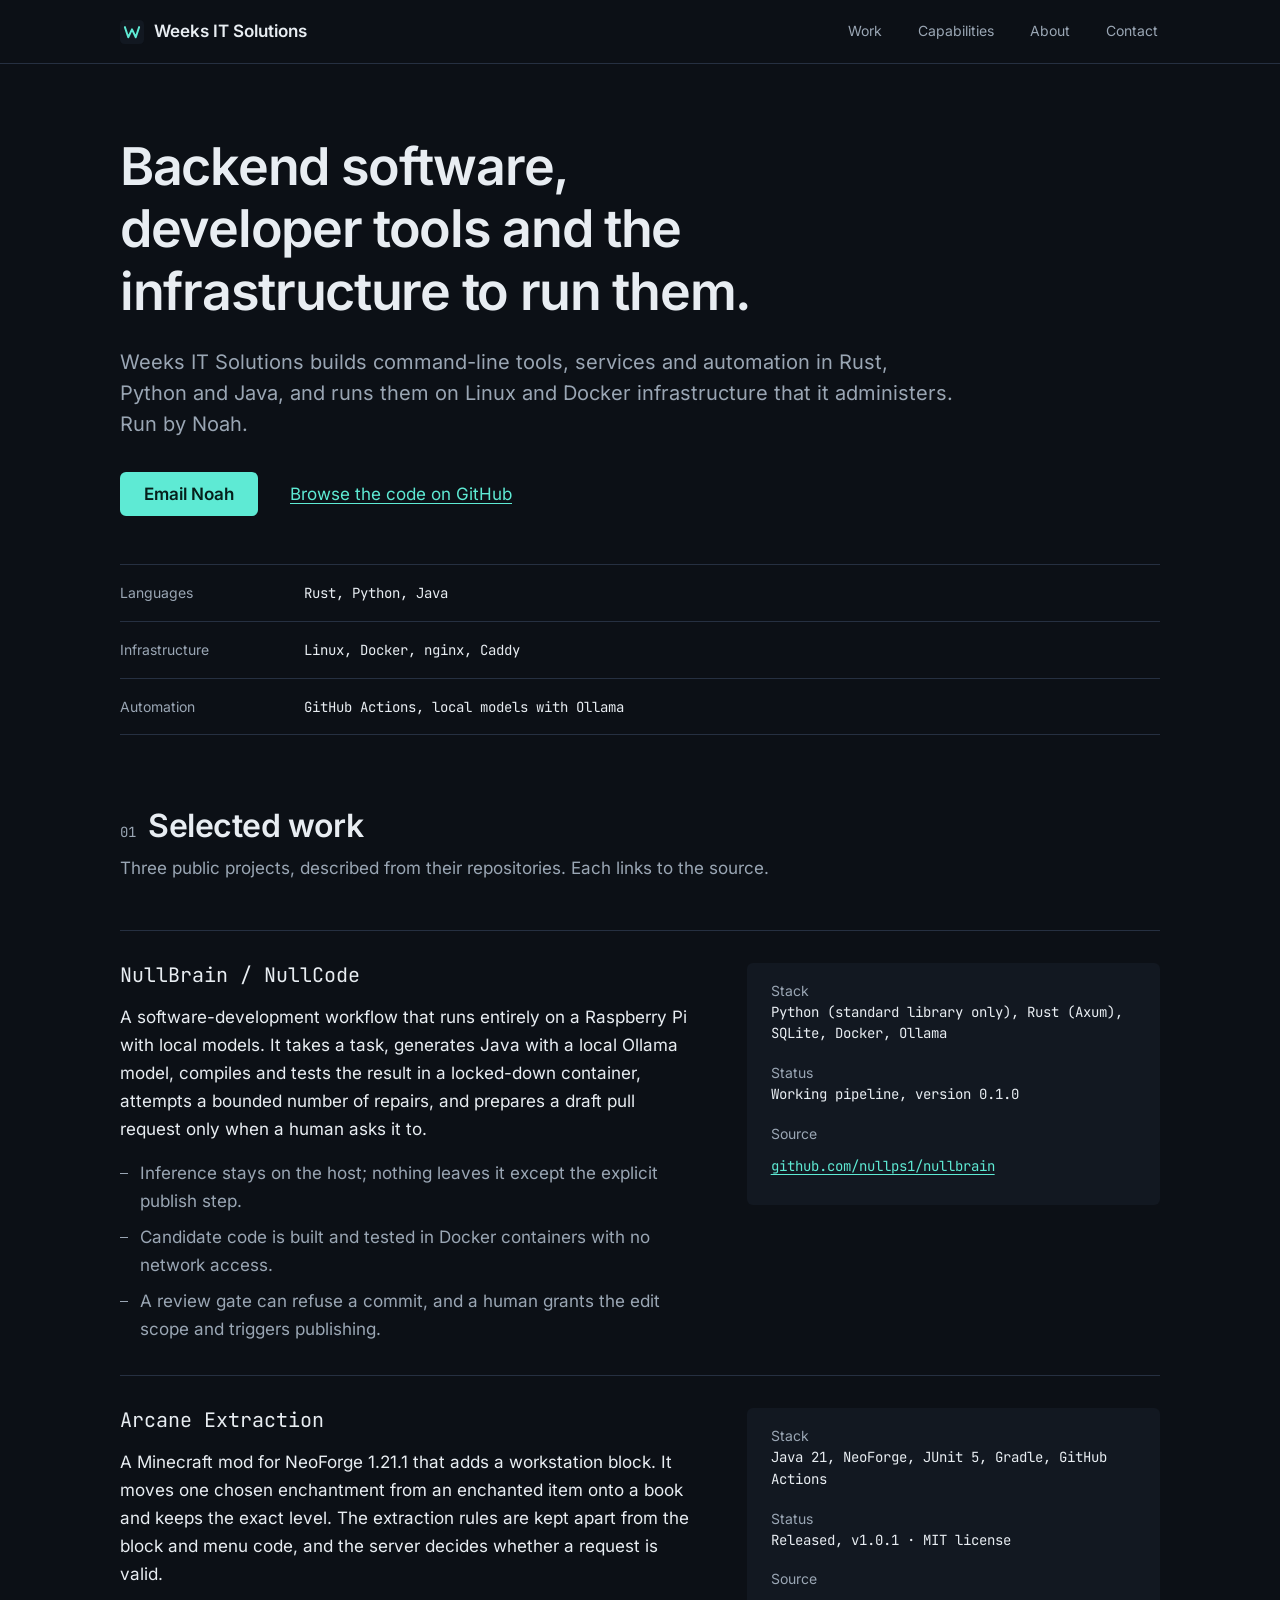
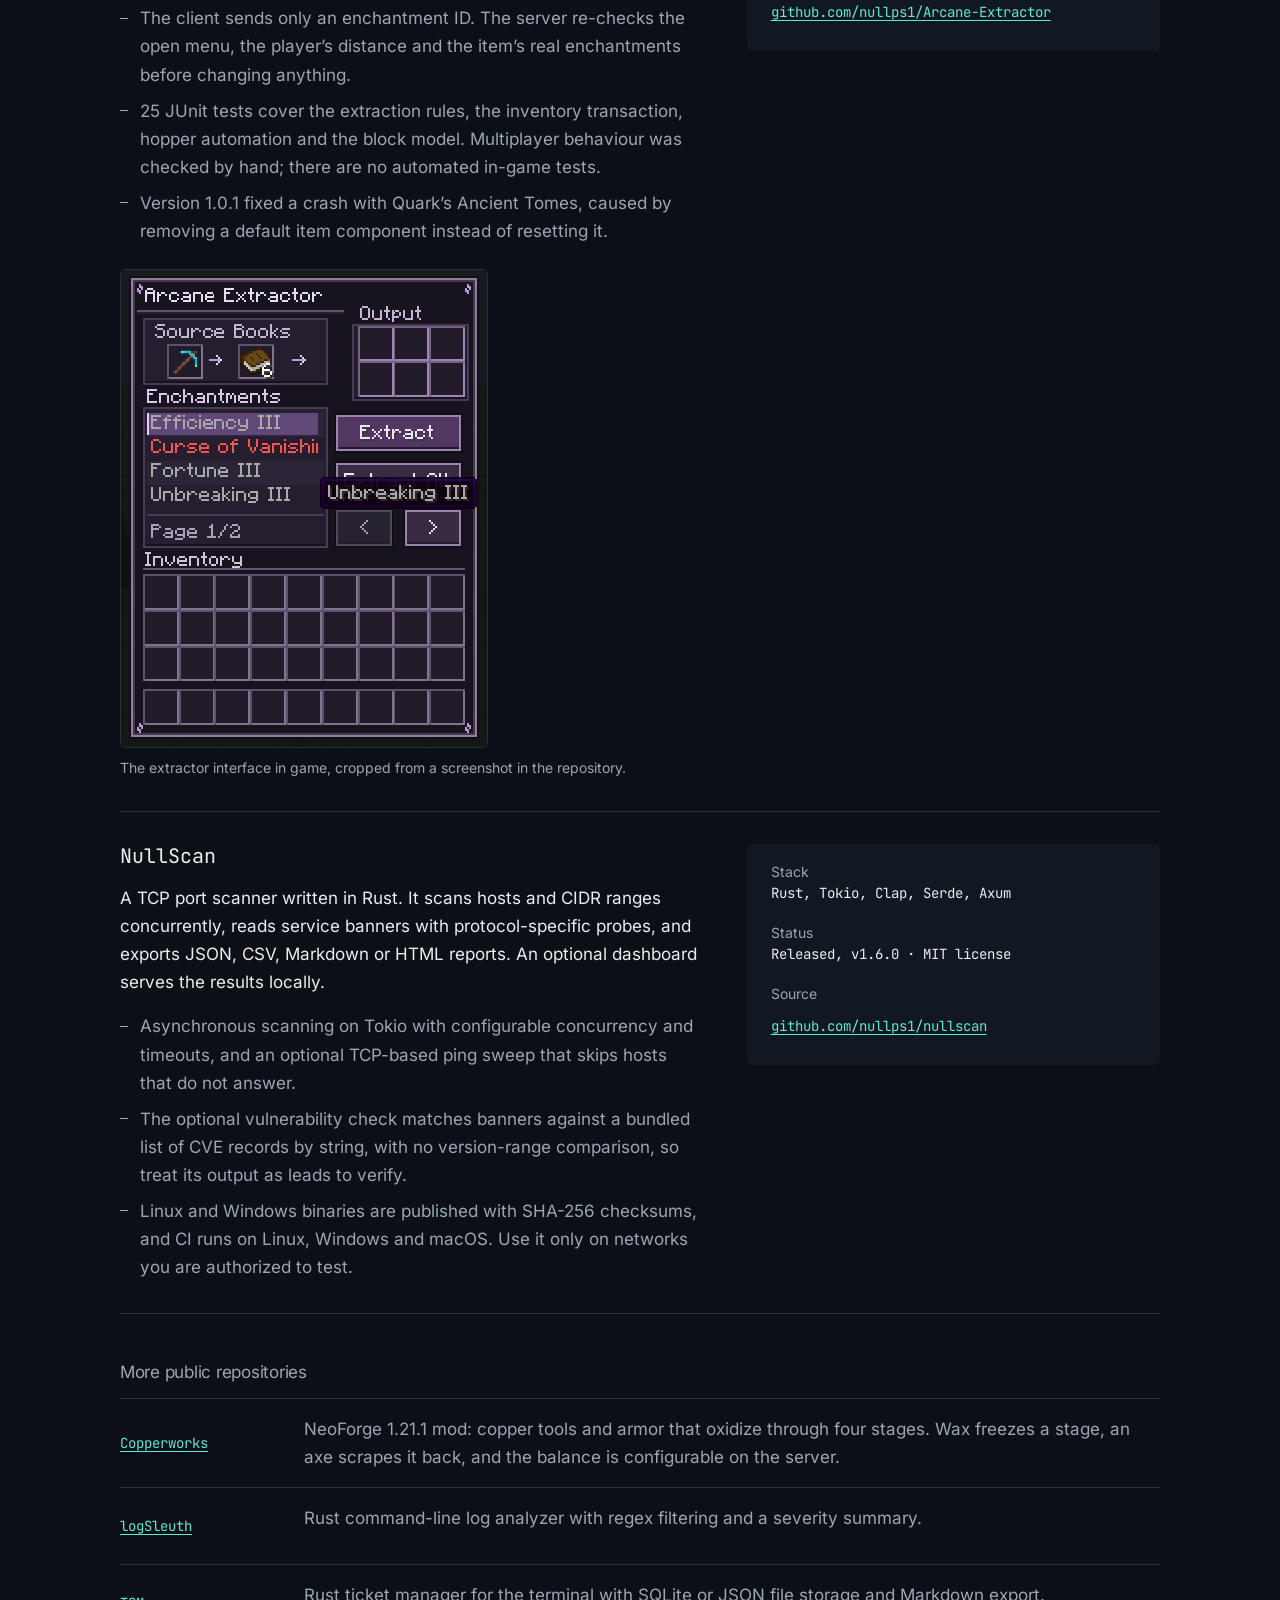
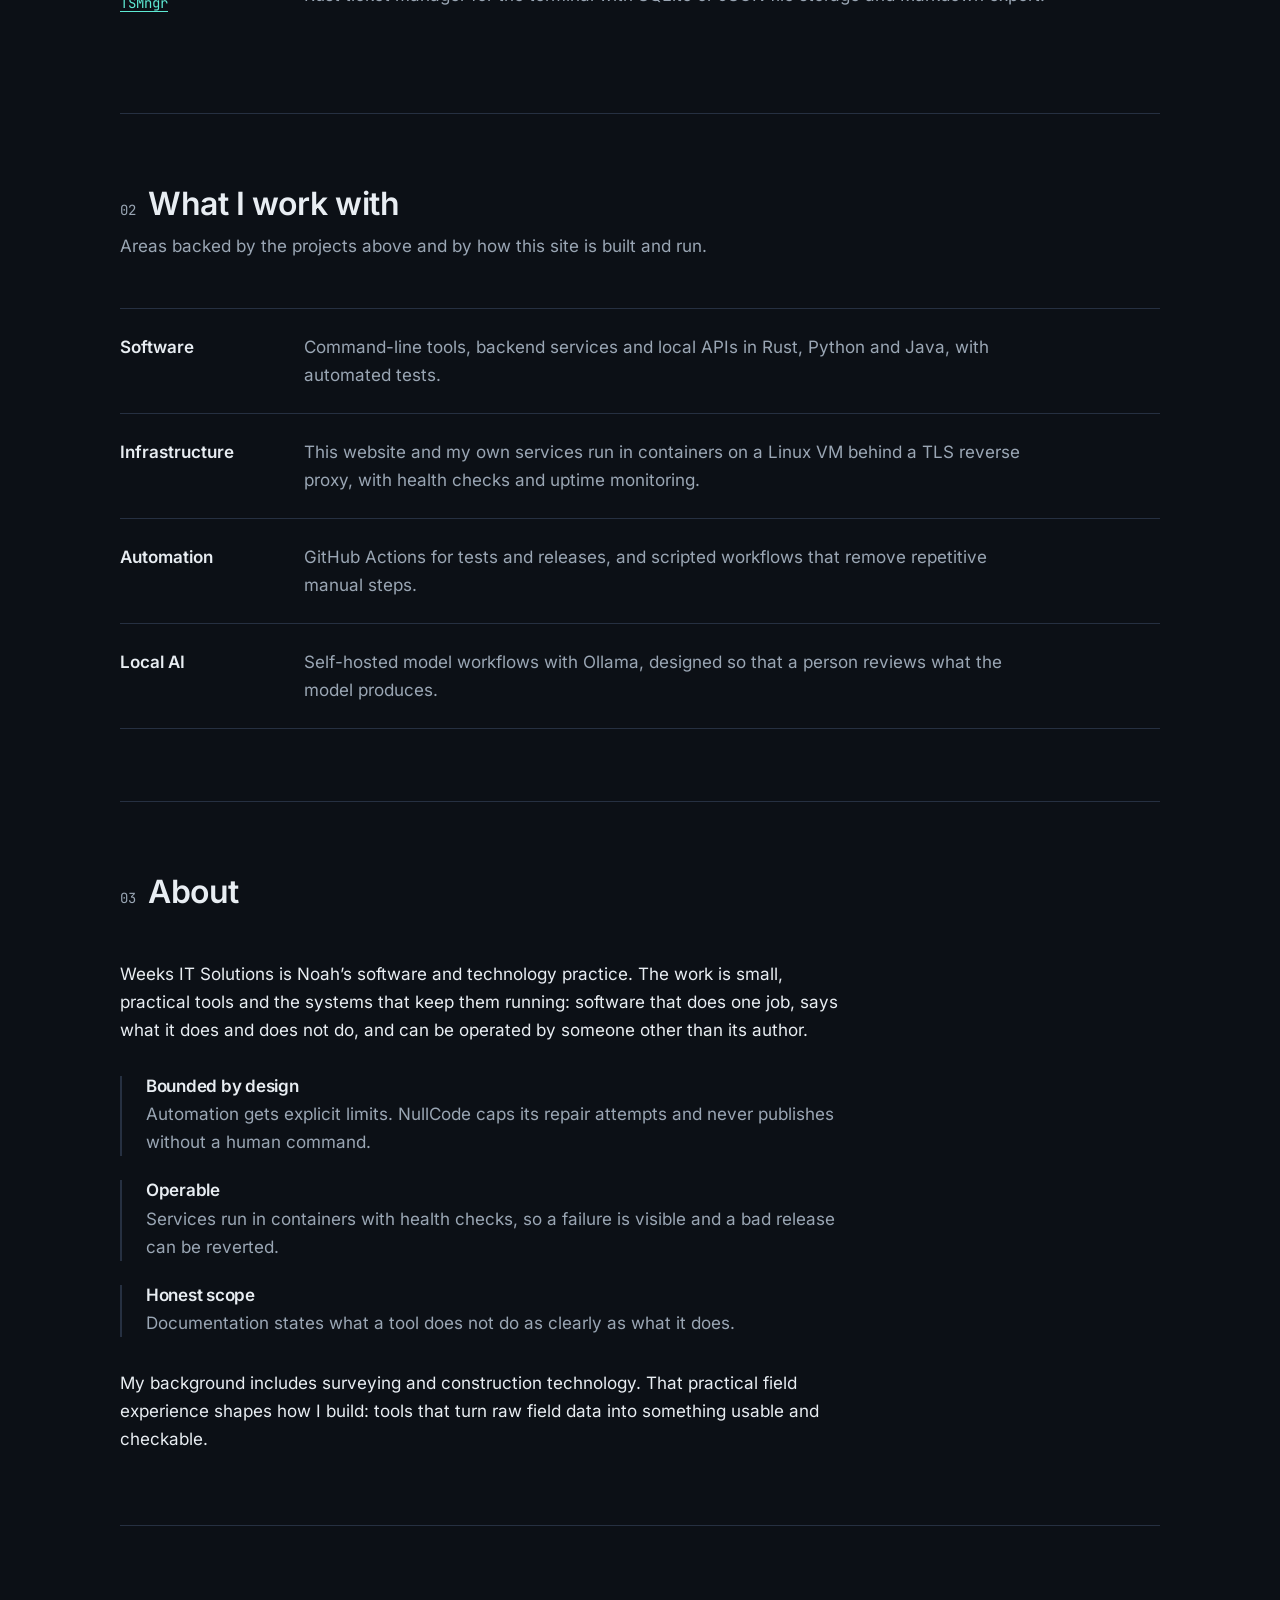
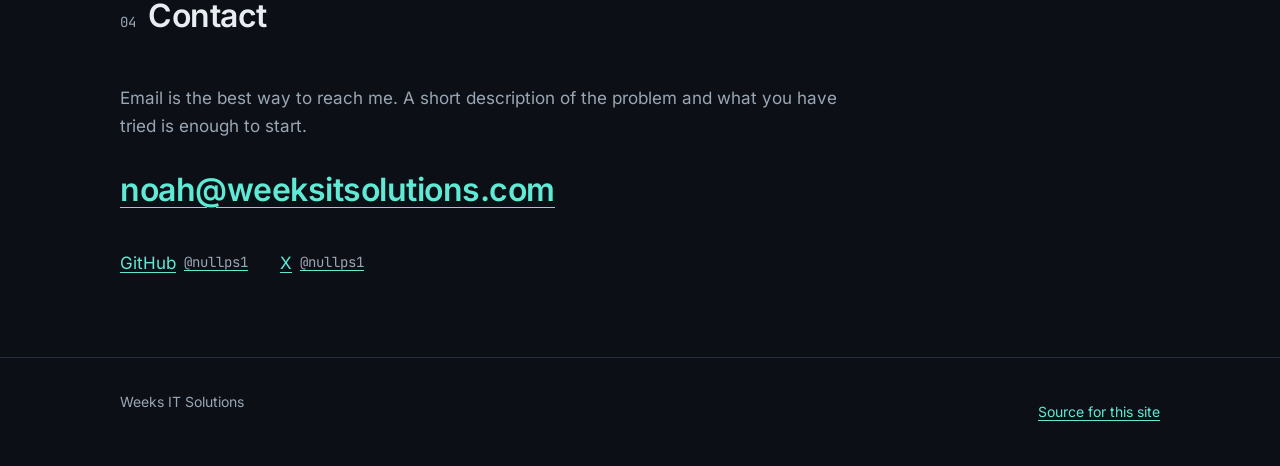
<file: index.html>
<!doctype html>
<html lang="en">
  <head>
    <meta charset="UTF-8" />
    <meta name="viewport" content="width=device-width, initial-scale=1" />
    <meta
      http-equiv="Content-Security-Policy"
      content="default-src 'none'; connect-src 'self'; img-src 'self'; font-src 'self'; style-src 'self'; script-src 'self'; base-uri 'none'; form-action 'none'"
    />
    <title>Weeks IT Solutions | Software, tools and infrastructure</title>
    <meta
      name="description"
      content="Weeks IT Solutions builds backend software, command-line tools and automation in Rust, Python and Java, and runs them on Linux and Docker infrastructure."
    />
    <link rel="canonical" href="https://weeksitsolutions.com/" />
    <meta name="theme-color" content="#0c1016" />
    <meta name="color-scheme" content="dark" />

    <meta property="og:type" content="website" />
    <meta property="og:site_name" content="Weeks IT Solutions" />
    <meta property="og:title" content="Weeks IT Solutions" />
    <meta
      property="og:description"
      content="Backend software, developer tools and the infrastructure to run them. Rust, Python, Java, Linux and Docker."
    />
    <meta property="og:url" content="https://weeksitsolutions.com/" />
    <meta property="og:image" content="https://weeksitsolutions.com/assets/og.png" />
    <meta property="og:image:width" content="1200" />
    <meta property="og:image:height" content="630" />
    <meta property="og:image:alt" content="Weeks IT Solutions: backend software, developer tools and infrastructure." />
    <meta name="twitter:card" content="summary_large_image" />

    <link rel="icon" href="/favicon.svg" type="image/svg+xml" />
    <link rel="preload" href="/assets/fonts/inter-latin-400.woff2" as="font" type="font/woff2" crossorigin />
    <link rel="preload" href="/assets/fonts/inter-latin-600.woff2" as="font" type="font/woff2" crossorigin />
    <link rel="stylesheet" href="/styles.css" />
    <script src="/script.js" defer></script>

    <script type="application/ld+json">
      {
        "@context": "https://schema.org",
        "@type": "Organization",
        "name": "Weeks IT Solutions",
        "url": "https://weeksitsolutions.com/",
        "email": "noah@weeksitsolutions.com",
        "sameAs": ["https://github.com/nullps1", "https://x.com/nullps1"]
      }
    </script>
  </head>
  <body>
    <a class="skip-link" href="#main">Skip to content</a>

    <header class="site-header">
      <div class="wrap bar">
        <a class="wordmark" href="#top">
          <img src="/favicon.svg" alt="" width="24" height="24" />
          <span>Weeks IT Solutions</span>
        </a>
        <nav aria-label="Primary">
          <ul>
            <li><a href="#work">Work</a></li>
            <li><a href="#capabilities">Capabilities</a></li>
            <li><a href="#about">About</a></li>
            <li><a href="#contact">Contact</a></li>
          </ul>
        </nav>
      </div>
    </header>

    <main id="main">
      <section id="top" class="hero wrap" aria-labelledby="hero-title">
        <div class="hero-copy">
          <h1 id="hero-title">Backend software, developer tools and the infrastructure to run them.</h1>
          <p class="lead">
            Weeks IT Solutions builds command-line tools, services and automation in Rust, Python and Java,
            and runs them on Linux and Docker infrastructure that it administers. Run by&nbsp;Noah.
          </p>
          <p class="actions">
            <a class="btn" href="mailto:noah@weeksitsolutions.com">Email Noah</a>
            <a class="text-link" href="https://github.com/nullps1" rel="noopener noreferrer">Browse the code on GitHub</a>
          </p>
        </div>
        <dl class="facts">
          <div>
            <dt>Languages</dt>
            <dd>Rust, Python, Java</dd>
          </div>
          <div>
            <dt>Infrastructure</dt>
            <dd>Linux, Docker, nginx, Caddy</dd>
          </div>
          <div>
            <dt>Automation</dt>
            <dd>GitHub Actions, local models with Ollama</dd>
          </div>
        </dl>
      </section>

      <section id="work" class="section wrap" aria-labelledby="work-title">
        <header class="section-head">
          <h2 id="work-title"><span class="index" aria-hidden="true">01</span>Selected work</h2>
          <p>Three public projects, described from their repositories. Each links to the source.</p>
        </header>

        <ol class="work">
          <li>
            <article class="project" aria-labelledby="p-nullcode">
              <div class="project-main">
                <h3 id="p-nullcode">NullBrain / NullCode</h3>
                <p>
                  A software-development workflow that runs entirely on a Raspberry Pi with local models. It takes a
                  task, generates Java with a local Ollama model, compiles and tests the result in a locked-down
                  container, attempts a bounded number of repairs, and prepares a draft pull request only when a
                  human asks it to.
                </p>
                <ul>
                  <li>Inference stays on the host; nothing leaves it except the explicit publish step.</li>
                  <li>Candidate code is built and tested in Docker containers with no network access.</li>
                  <li>A review gate can refuse a commit, and a human grants the edit scope and triggers publishing.</li>
                </ul>
              </div>
              <dl class="meta">
                <div><dt>Stack</dt><dd>Python (standard library only), Rust (Axum), SQLite, Docker, Ollama</dd></div>
                <div><dt>Status</dt><dd>Working pipeline, version 0.1.0</dd></div>
                <div><dt>Source</dt><dd><a href="https://github.com/nullps1/nullbrain" rel="noopener noreferrer">github.com/nullps1/nullbrain</a></dd></div>
              </dl>
            </article>
          </li>

          <li>
            <article class="project" aria-labelledby="p-arcane">
              <div class="project-main">
                <h3 id="p-arcane">Arcane Extraction</h3>
                <p>
                  A Minecraft mod for NeoForge 1.21.1 that adds a workstation block. It moves one chosen enchantment
                  from an enchanted item onto a book and keeps the exact level. The extraction rules are kept apart
                  from the block and menu code, and the server decides whether a request is valid.
                </p>
                <ul>
                  <li>The client sends only an enchantment ID. The server re-checks the open menu, the player&rsquo;s distance and the item&rsquo;s real enchantments before changing anything.</li>
                  <li>25 JUnit tests cover the extraction rules, the inventory transaction, hopper automation and the block model. Multiplayer behaviour was checked by hand; there are no automated in-game tests.</li>
                  <li>Version 1.0.1 fixed a crash with Quark&rsquo;s Ancient Tomes, caused by removing a default item component instead of resetting it.</li>
                </ul>
                <figure class="shot">
                  <img
                    src="/assets/arcane-extractor-gui.png"
                    width="368"
                    height="480"
                    loading="lazy"
                    alt="The Arcane Extractor screen in game: a source item and book slots, a list of the item's enchantments with Efficiency III selected, Extract buttons, a six-slot output grid and the player inventory."
                  />
                  <figcaption>The extractor interface in game, cropped from a screenshot in the repository.</figcaption>
                </figure>
              </div>
              <dl class="meta">
                <div><dt>Stack</dt><dd>Java 21, NeoForge, JUnit 5, Gradle, GitHub Actions</dd></div>
                <div><dt>Status</dt><dd>Released, v1.0.1 · MIT license</dd></div>
                <div><dt>Source</dt><dd><a href="https://github.com/nullps1/Arcane-Extractor" rel="noopener noreferrer">github.com/nullps1/Arcane-Extractor</a></dd></div>
              </dl>
            </article>
          </li>

          <li>
            <article class="project" aria-labelledby="p-nullscan">
              <div class="project-main">
                <h3 id="p-nullscan">NullScan</h3>
                <p>
                  A TCP port scanner written in Rust. It scans hosts and CIDR ranges concurrently, reads service
                  banners with protocol-specific probes, and exports JSON, CSV, Markdown or HTML reports. An optional
                  dashboard serves the results locally.
                </p>
                <ul>
                  <li>Asynchronous scanning on Tokio with configurable concurrency and timeouts, and an optional TCP-based ping sweep that skips hosts that do not answer.</li>
                  <li>The optional vulnerability check matches banners against a bundled list of CVE records by string, with no version-range comparison, so treat its output as leads to verify.</li>
                  <li>Linux and Windows binaries are published with SHA-256 checksums, and CI runs on Linux, Windows and macOS. Use it only on networks you are authorized to test.</li>
                </ul>
              </div>
              <dl class="meta">
                <div><dt>Stack</dt><dd>Rust, Tokio, Clap, Serde, Axum</dd></div>
                <div><dt>Status</dt><dd>Released, v1.6.0 · MIT license</dd></div>
                <div><dt>Source</dt><dd><a href="https://github.com/nullps1/nullscan" rel="noopener noreferrer">github.com/nullps1/nullscan</a></dd></div>
              </dl>
            </article>
          </li>
        </ol>

        <div class="more">
          <h3>More public repositories</h3>
          <ul>
            <li>
              <a href="https://github.com/nullps1/copperworks" rel="noopener noreferrer">Copperworks</a>
              <span>NeoForge 1.21.1 mod: copper tools and armor that oxidize through four stages. Wax freezes a stage, an axe scrapes it back, and the balance is configurable on the server.</span>
            </li>
            <li>
              <a href="https://github.com/nullps1/logslueth" rel="noopener noreferrer">logSleuth</a>
              <span>Rust command-line log analyzer with regex filtering and a severity summary.</span>
            </li>
            <li>
              <a href="https://github.com/nullps1/tsmngr" rel="noopener noreferrer">TSMngr</a>
              <span>Rust ticket manager for the terminal with SQLite or JSON file storage and Markdown export.</span>
            </li>
          </ul>
        </div>
      </section>

      <section id="capabilities" class="section wrap" aria-labelledby="cap-title">
        <header class="section-head">
          <h2 id="cap-title"><span class="index" aria-hidden="true">02</span>What I work with</h2>
          <p>Areas backed by the projects above and by how this site is built and run.</p>
        </header>
        <dl class="spec">
          <div>
            <dt>Software</dt>
            <dd>Command-line tools, backend services and local APIs in Rust, Python and Java, with automated tests.</dd>
          </div>
          <div>
            <dt>Infrastructure</dt>
            <dd>
              This website and my own services run in containers on a Linux VM behind a TLS reverse proxy,
              with health checks and uptime monitoring.
            </dd>
          </div>
          <div>
            <dt>Automation</dt>
            <dd>GitHub Actions for tests and releases, and scripted workflows that remove repetitive manual steps.</dd>
          </div>
          <div>
            <dt>Local AI</dt>
            <dd>Self-hosted model workflows with Ollama, designed so that a person reviews what the model produces.</dd>
          </div>
        </dl>
      </section>

      <section id="about" class="section wrap" aria-labelledby="about-title">
        <header class="section-head">
          <h2 id="about-title"><span class="index" aria-hidden="true">03</span>About</h2>
        </header>
        <div class="about">
          <p>
            Weeks IT Solutions is Noah&rsquo;s software and technology practice. The work is small, practical tools
            and the systems that keep them running: software that does one job, says what it does and does not do,
            and can be operated by someone other than its author.
          </p>
          <ul class="principles">
            <li>
              <h3>Bounded by design</h3>
              <p>Automation gets explicit limits. NullCode caps its repair attempts and never publishes without a human command.</p>
            </li>
            <li>
              <h3>Operable</h3>
              <p>Services run in containers with health checks, so a failure is visible and a bad release can be reverted.</p>
            </li>
            <li>
              <h3>Honest scope</h3>
              <p>Documentation states what a tool does not do as clearly as what it does.</p>
            </li>
          </ul>
          <p>
            My background includes surveying and construction technology. That practical field experience shapes how
            I build: tools that turn raw field data into something usable and checkable.
          </p>
        </div>
      </section>

      <section id="contact" class="section wrap" aria-labelledby="contact-title">
        <header class="section-head">
          <h2 id="contact-title"><span class="index" aria-hidden="true">04</span>Contact</h2>
        </header>
        <p class="contact-lead">
          Email is the best way to reach me. A short description of the problem and what you have tried is enough
          to start.
        </p>
        <p class="email"><a href="mailto:noah@weeksitsolutions.com">noah@weeksitsolutions.com</a></p>
        <ul class="elsewhere">
          <li><a href="https://github.com/nullps1" rel="noopener noreferrer">GitHub <span>@nullps1</span></a></li>
          <li><a href="https://x.com/nullps1" rel="noopener noreferrer">X <span>@nullps1</span></a></li>
        </ul>
      </section>
    </main>

    <footer class="site-footer">
      <div class="wrap">
        <p>Weeks IT Solutions</p>
        <p><a href="https://github.com/nullps1/portfolio" rel="noopener noreferrer">Source for this site</a></p>
      </div>
    </footer>
  </body>
</html>
</file>
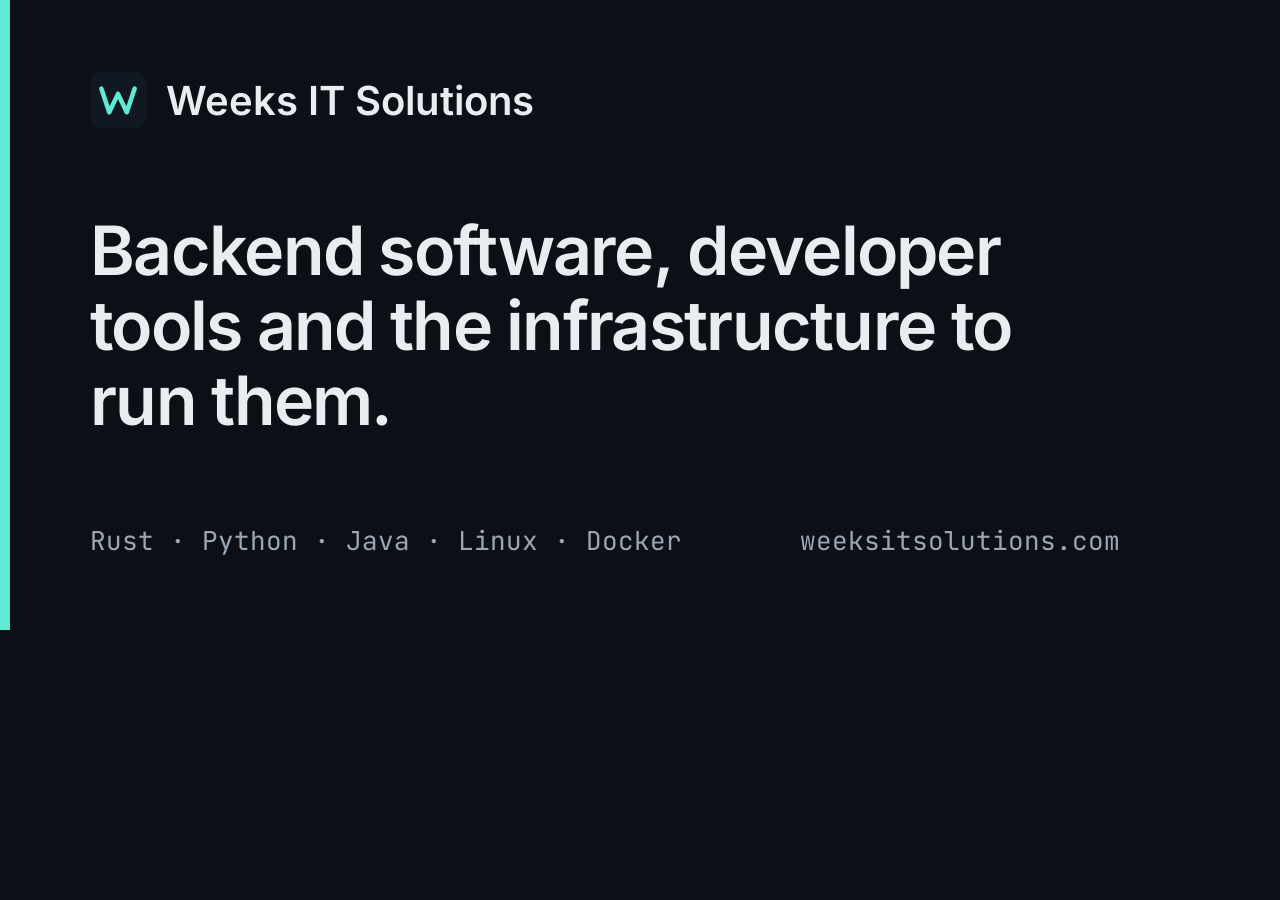
<file: design/og-card.html>
<!doctype html>
<meta charset="utf-8">
<title>Open Graph card source</title>
<!-- Source for assets/og.png (1200x630). Regenerate: see docs/WEBSITE.md. -->
<style>
  @font-face { font-family: Inter; font-weight: 400; src: url("../assets/fonts/inter-latin-400.woff2"); }
  @font-face { font-family: Inter; font-weight: 600; src: url("../assets/fonts/inter-latin-600.woff2"); }
  @font-face { font-family: JB; src: url("../assets/fonts/jetbrains-mono-latin-400.woff2"); }
  * { box-sizing: border-box; margin: 0; }
  html, body { width: 1200px; height: 630px; background: #0c1016; color: #e8edf2; font-family: Inter, Arial, sans-serif; }
  main { height: 630px; padding: 72px 80px; display: flex; flex-direction: column; justify-content: space-between; border-left: 10px solid #5eead4; }
  .brand { display: flex; align-items: center; gap: 20px; font-weight: 600; font-size: 40px; }
  .brand svg { width: 56px; height: 56px; }
  h1 { font-size: 68px; line-height: 1.1; font-weight: 600; letter-spacing: -0.025em; max-width: 960px; }
  .foot { font-family: JB, monospace; font-size: 26px; color: #9aa6b4; display: flex; justify-content: space-between; }
</style>
<main>
  <div class="brand"><svg viewBox="0 0 32 32"><rect width="32" height="32" rx="6" fill="#121821"/><path d="M6.5 9.5 11 23l5-10.5L21 23l4.5-13.5" fill="none" stroke="#5eead4" stroke-width="2.6" stroke-linecap="round" stroke-linejoin="round"/></svg>Weeks IT Solutions</div>
  <h1>Backend software, developer tools and the infrastructure to run them.</h1>
  <div class="foot"><span>Rust · Python · Java · Linux · Docker</span><span>weeksitsolutions.com</span></div>
</main>
</file>
<file: styles.css>
/*
  Weeks IT Solutions: design system.
  Dark-first, flat, typographic. One accent colour; structure comes from hairline rules and key/value rows.
  Tokens are semantic: change a token here and the whole site follows. See docs/WEBSITE.md.
*/

/* Fonts: self-hosted, latin subset, two text weights and one mono weight (SIL OFL; licenses in assets/fonts). */
@font-face {
  font-family: "Inter";
  font-weight: 400;
  font-style: normal;
  font-display: swap;
  src: url("/assets/fonts/inter-latin-400.woff2") format("woff2");
}
@font-face {
  font-family: "Inter";
  font-weight: 600;
  font-style: normal;
  font-display: swap;
  src: url("/assets/fonts/inter-latin-600.woff2") format("woff2");
}
@font-face {
  font-family: "JetBrains Mono";
  font-weight: 400;
  font-style: normal;
  font-display: swap;
  src: url("/assets/fonts/jetbrains-mono-latin-400.woff2") format("woff2");
}
/* Metric-matched fallback so the swap to Inter does not shift the layout. */
@font-face {
  font-family: "Inter Fallback";
  src: local("Arial");
  size-adjust: 107.06%;
  ascent-override: 90.49%;
  descent-override: 22.56%;
  line-gap-override: 0%;
}

:root {
  /* Colour (contrast ratios against --bg are checked by tests/check-site.mjs) */
  --bg: #0c1016;
  --surface: #121821;
  --rule: #263041;
  --text: #e8edf2;
  --text-muted: #9aa6b4;
  --accent: #5eead4;
  --accent-on: #06201b;
  --focus: #5eead4;

  /* Type */
  --font-sans: "Inter", "Inter Fallback", system-ui, -apple-system, "Segoe UI", Roboto, sans-serif;
  --font-mono: "JetBrains Mono", ui-monospace, "SF Mono", Consolas, monospace;
  --step--1: 0.875rem;
  --step-0: 1.0625rem;
  --step-1: 1.25rem;
  --step-2: clamp(1.5rem, 1.2rem + 1.2vw, 2rem);
  --step-3: clamp(1.75rem, 1.1rem + 3vw, 3.25rem);

  /* Space (8px grid) */
  --space-1: 0.5rem;
  --space-2: 1rem;
  --space-3: 1.5rem;
  --space-4: 2rem;
  --space-5: 3rem;
  --space-6: 4.5rem;
  --space-7: 6.5rem;

  /* Layout */
  --gutter: 1.25rem;
  --container: 65rem;
  --measure: 66ch;
  --header-h: 4rem;
  --radius: 6px;
  --target: 2.75rem; /* minimum touch target, 44px */
  --ease: 150ms ease-out;
}
@media (min-width: 40rem) {
  :root {
    --gutter: 2rem;
  }
}
@media (min-width: 90rem) {
  :root {
    --container: 72rem;
    --step-0: 1.125rem;
  }
}
/* Wide displays: scale the type and the column together so the page does not float in empty space. */
@media (min-width: 120rem) {
  :root {
    --container: 84rem;
    --step--1: 1rem;
    --step-0: 1.3125rem;
    --step-1: 1.5rem;
    --step-2: 2.375rem;
    --step-3: 4rem;
    --measure: 62ch;
    --header-h: 4.5rem;
  }
}

*,
*::before,
*::after {
  box-sizing: border-box;
}
html {
  background: var(--bg);
  color-scheme: dark;
  -webkit-text-size-adjust: 100%;
  text-size-adjust: 100%;
  scroll-padding-top: calc(var(--header-h) + var(--space-2));
}
@media (prefers-reduced-motion: no-preference) {
  html {
    scroll-behavior: smooth;
  }
}
body {
  margin: 0;
  min-height: 100vh;
  background: var(--bg);
  color: var(--text);
  font: 400 var(--step-0) / 1.65 var(--font-sans);
  overflow-wrap: break-word;
}
img {
  display: block;
  max-width: 100%;
}
h1,
h2,
h3 {
  margin: 0;
  font-weight: 600;
  line-height: 1.2;
  letter-spacing: -0.015em;
  text-wrap: balance;
}
p,
ul,
ol,
dl,
dd {
  margin: 0;
}
ul,
ol {
  padding: 0;
  list-style: none;
}
a {
  color: var(--accent);
  text-decoration-thickness: 1px;
  text-underline-offset: 0.2em;
  transition: color var(--ease);
}
a:hover {
  color: var(--text);
}
:focus-visible {
  outline: 2px solid var(--focus);
  outline-offset: 3px;
  border-radius: 2px;
}

.wrap {
  width: 100%;
  max-width: calc(var(--container) + 2 * var(--gutter));
  margin-inline: auto;
  padding-inline: var(--gutter);
}

.skip-link {
  position: absolute;
  left: var(--gutter);
  top: var(--space-1);
  z-index: 20;
  padding: var(--space-1) var(--space-2);
  background: var(--accent);
  color: var(--accent-on);
  font-weight: 600;
  border-radius: var(--radius);
  transform: translateY(-300%);
}
.skip-link:focus {
  transform: none;
}

/* Header: wordmark and four links. Always visible, so no menu script is needed. */
.site-header {
  background: var(--bg);
  border-bottom: 1px solid var(--rule);
}
.bar {
  display: flex;
  flex-wrap: wrap;
  align-items: center;
  justify-content: space-between;
  column-gap: var(--space-3);
}
.wordmark {
  display: inline-flex;
  align-items: center;
  gap: 0.625rem;
  min-height: var(--target);
  color: var(--text);
  font-weight: 600;
  text-decoration: none;
}
.wordmark:hover {
  color: var(--accent);
}
.site-header nav {
  flex: 1 1 100%;
}
.site-header ul {
  display: flex;
  justify-content: space-between;
}
.site-header nav a {
  display: inline-flex;
  align-items: center;
  min-height: var(--target);
  padding-inline: 0.125rem;
  color: var(--text-muted);
  font-size: var(--step--1);
  text-decoration: none;
  border-bottom: 2px solid transparent;
}
.site-header nav a:hover,
.site-header nav a[aria-current] {
  color: var(--text);
}
.site-header nav a[aria-current] {
  border-bottom-color: var(--accent);
}
@media (min-width: 40rem) {
  .site-header {
    position: sticky;
    top: 0;
    z-index: 10;
    height: var(--header-h);
  }
  .bar {
    height: 100%;
    flex-wrap: nowrap;
  }
  .site-header nav {
    flex: 0 0 auto;
  }
  .site-header ul {
    gap: var(--space-4);
  }
  .site-header nav a {
    height: var(--header-h);
    border-bottom-width: 2px;
  }
}

/* Hero */
.hero {
  display: grid;
  gap: var(--space-5);
  padding-block: var(--space-5) 0;
}
@media (min-width: 40rem) {
  .hero {
    padding-block: var(--space-6) 0;
  }
}
.hero h1 {
  max-width: 20ch;
  font-size: var(--step-3);
  letter-spacing: -0.025em;
}
.lead {
  max-width: var(--measure);
  text-wrap: pretty;
  margin-top: var(--space-3);
  color: var(--text-muted);
  font-size: var(--step-1);
  line-height: 1.55;
}
.actions {
  display: flex;
  flex-wrap: wrap;
  align-items: center;
  gap: var(--space-2) var(--space-4);
  margin-top: var(--space-4);
}
.btn {
  display: inline-flex;
  align-items: center;
  min-height: var(--target);
  padding: 0 var(--space-3);
  background: var(--accent);
  color: var(--accent-on);
  font-weight: 600;
  text-decoration: none;
  border-radius: var(--radius);
  transition: background-color var(--ease);
}
.btn:hover {
  background: var(--text);
  color: var(--accent-on);
}
.text-link {
  display: inline-flex;
  align-items: center;
  min-height: var(--target);
}
.facts {
  display: grid;
  border-top: 1px solid var(--rule);
}
.facts > div {
  display: grid;
  gap: 0.125rem var(--space-3);
  padding-block: var(--space-2);
  border-bottom: 1px solid var(--rule);
}
dt {
  color: var(--text-muted);
  font-size: var(--step--1);
}
.facts dd,
.meta dd {
  font-family: var(--font-mono);
  font-size: var(--step--1);
  line-height: 1.55;
}
@media (min-width: 40rem) {
  .facts > div {
    grid-template-columns: 10rem 1fr;
    align-items: baseline;
  }
}

/* Sections */
.section {
  position: relative;
  padding-block: var(--space-6);
}
/* The hero's last fact row already closes the hero, so the first section needs no second rule. */
.hero + .section::before {
  display: none;
}
/* Divider drawn inside the gutters so it lines up with the content column. */
.section::before {
  content: "";
  position: absolute;
  top: 0;
  left: var(--gutter);
  right: var(--gutter);
  height: 1px;
  background: var(--rule);
}
.section-head {
  display: grid;
  gap: var(--space-1);
  margin-bottom: var(--space-5);
}
.section-head h2 {
  font-size: var(--step-2);
}
.index {
  margin-right: 0.75rem;
  color: var(--text-muted);
  font-family: var(--font-mono);
  font-size: var(--step--1);
  font-weight: 400;
  letter-spacing: 0;
}
.section-head p {
  max-width: var(--measure);
  color: var(--text-muted);
}

/* Projects: rows with a key/value column, not boxes. */
.work > li {
  border-top: 1px solid var(--rule);
}
.work > li:last-child {
  border-bottom: 1px solid var(--rule);
}
.project {
  display: grid;
  gap: var(--space-3);
  padding-block: var(--space-4);
}
.project h3 {
  margin-bottom: var(--space-2);
  font-family: var(--font-mono);
  font-size: var(--step-1);
  font-weight: 400;
  letter-spacing: 0;
}
.project-main > p {
  max-width: var(--measure);
}
.project-main ul {
  display: grid;
  gap: var(--space-1);
  max-width: var(--measure);
  margin-top: var(--space-2);
  color: var(--text-muted);
}
.project-main li {
  position: relative;
  padding-left: 1.25rem;
}
.project-main li::before {
  content: "";
  position: absolute;
  left: 0;
  top: 0.8em;
  width: 0.5rem;
  height: 1px;
  background: var(--text-muted);
}
/* A real screenshot, shown at its native size so the pixel art stays crisp. */
.shot {
  margin: var(--space-3) 0 0;
}
.shot img {
  width: 100%;
  max-width: 23rem;
  height: auto;
  border: 1px solid var(--rule);
  border-radius: var(--radius);
  image-rendering: pixelated;
}
.shot figcaption {
  max-width: var(--measure);
  margin-top: var(--space-1);
  color: var(--text-muted);
  font-size: var(--step--1);
}
.meta {
  display: grid;
  gap: var(--space-2);
  align-self: start;
  padding: var(--space-2) var(--space-3);
  background: var(--surface);
  border-radius: var(--radius);
}
/* Standalone links get a full-size touch target; links inside sentences keep their natural height. */
.meta dd a,
.more li > a,
.email a {
  display: inline-flex;
  align-items: center;
  min-height: var(--target);
}
.meta dd a {
  overflow-wrap: anywhere;
}
@media (min-width: 64rem) {
  .project {
    grid-template-columns: minmax(0, 7fr) minmax(0, 5fr);
    gap: var(--space-5);
  }
}

.more {
  margin-top: var(--space-5);
}
.more h3 {
  font-size: var(--step-0);
  color: var(--text-muted);
  font-weight: 400;
}
.more ul {
  margin-top: var(--space-2);
}
.more li {
  display: grid;
  gap: 0 var(--space-3);
  padding-block: var(--space-2);
  border-top: 1px solid var(--rule);
}
.more li > a {
  font-family: var(--font-mono);
  font-size: var(--step--1);
}
.more li > span {
  color: var(--text-muted);
}
@media (min-width: 40rem) {
  .more li {
    grid-template-columns: 10rem 1fr;
  }
}

/* Capabilities */
.spec > div {
  display: grid;
  gap: var(--space-1) var(--space-3);
  padding-block: var(--space-3);
  border-top: 1px solid var(--rule);
}
.spec > div:last-child {
  border-bottom: 1px solid var(--rule);
}
.spec dt {
  color: var(--text);
  font-weight: 600;
  font-size: var(--step-0);
}
.spec dd {
  max-width: var(--measure);
  color: var(--text-muted);
}
@media (min-width: 40rem) {
  .spec > div {
    grid-template-columns: 10rem 1fr;
  }
}

/* About */
.about {
  display: grid;
  gap: var(--space-4);
  max-width: var(--measure);
}
.principles {
  display: grid;
  gap: var(--space-3);
}
.principles li {
  padding-left: var(--space-3);
  border-left: 2px solid var(--rule);
}
.principles h3 {
  font-size: var(--step-0);
}
.principles p {
  margin-top: 0.25rem;
  color: var(--text-muted);
}

/* Contact */
.contact-lead {
  max-width: var(--measure);
  color: var(--text-muted);
}
.email {
  margin-top: var(--space-3);
  font-size: var(--step-2);
  font-weight: 600;
  letter-spacing: -0.015em;
  overflow-wrap: anywhere;
}
.elsewhere {
  display: flex;
  flex-wrap: wrap;
  gap: var(--space-1) var(--space-4);
  margin-top: var(--space-3);
}
.elsewhere a {
  display: inline-flex;
  align-items: center;
  gap: 0.5rem;
  min-height: var(--target);
}
.elsewhere span {
  color: var(--text-muted);
  font-family: var(--font-mono);
  font-size: var(--step--1);
}

.site-footer {
  border-top: 1px solid var(--rule);
  padding-block: var(--space-4);
  color: var(--text-muted);
  font-size: var(--step--1);
}
.site-footer .wrap {
  display: flex;
  flex-wrap: wrap;
  justify-content: space-between;
  gap: var(--space-1) var(--space-3);
}
.site-footer a {
  display: inline-flex;
  align-items: center;
  min-height: var(--target);
}

@media print {
  body {
    background: #fff;
    color: #000;
  }
  .site-header,
  .skip-link {
    display: none;
  }
}
</file>
